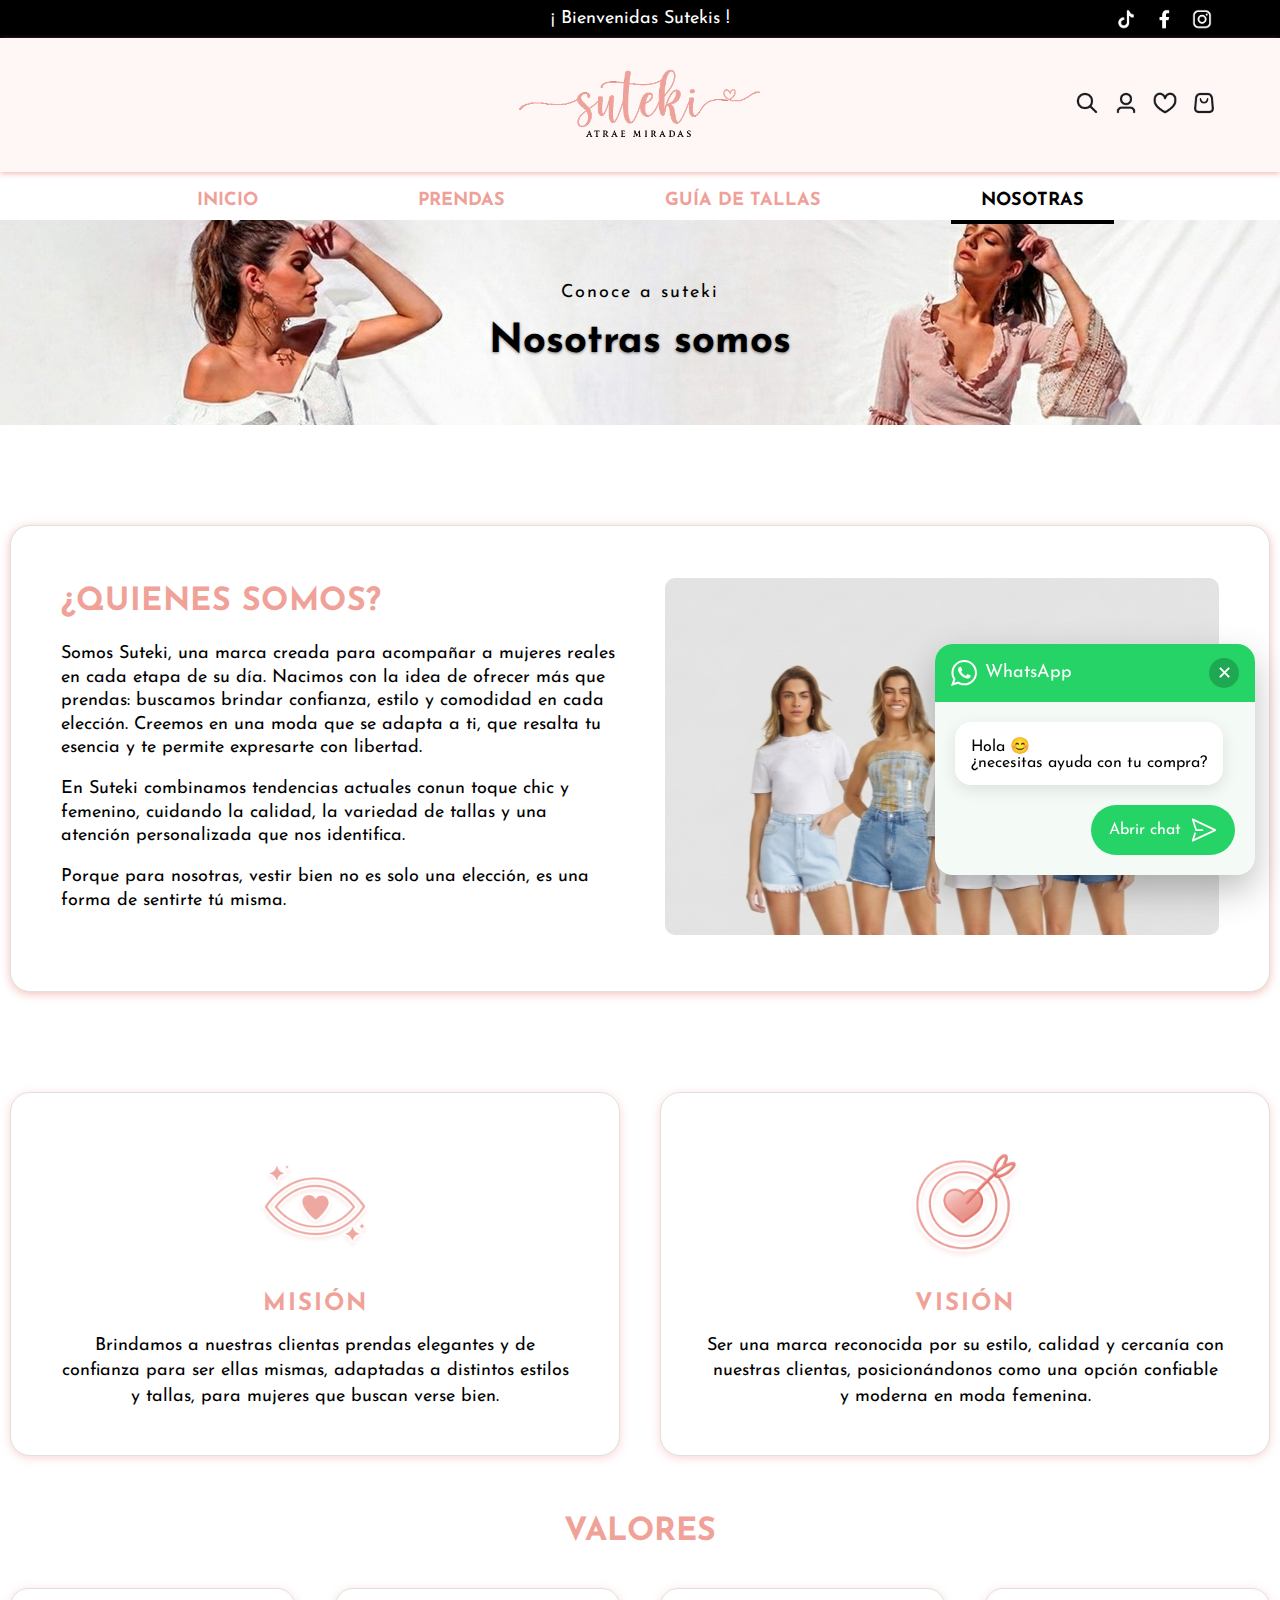
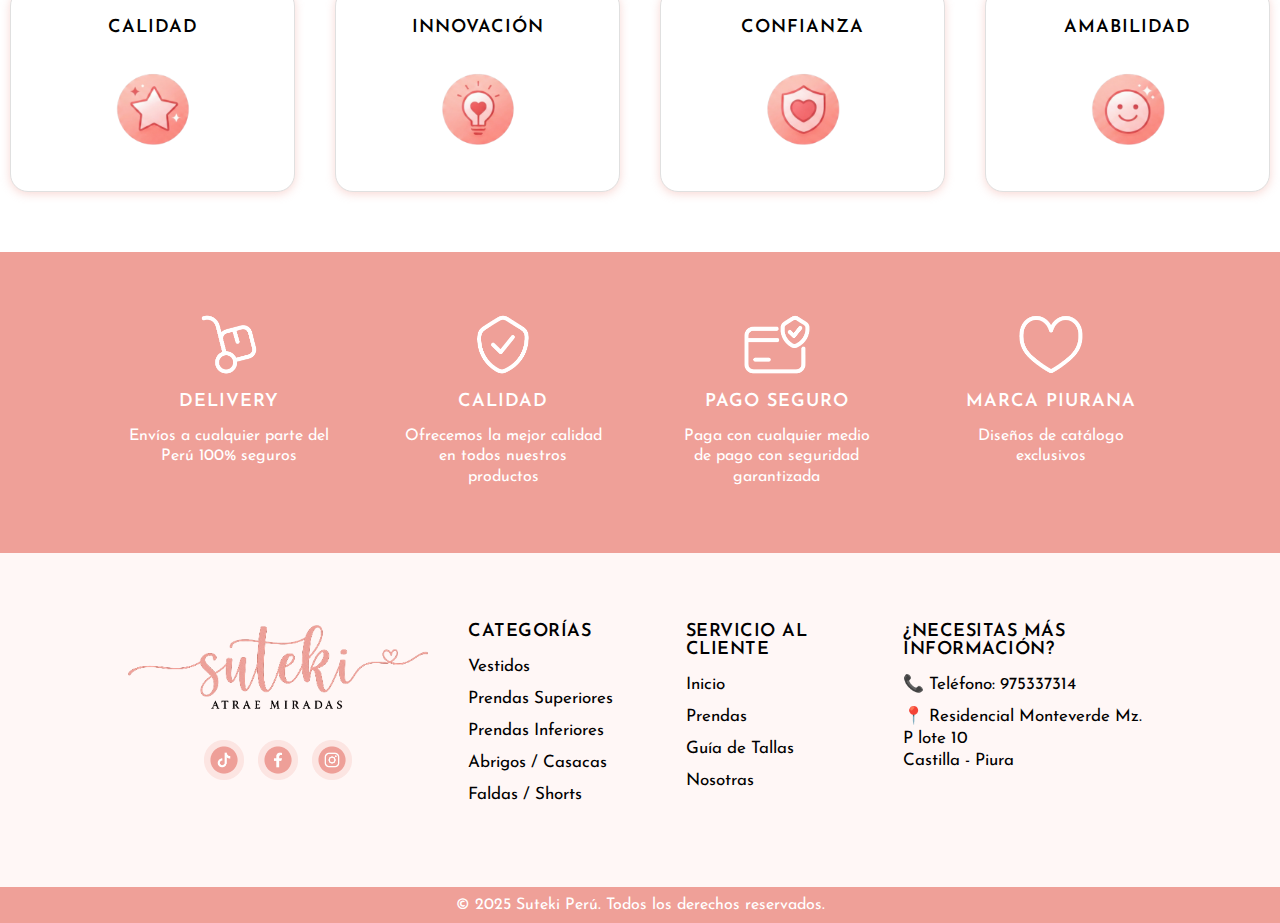
<file: nosotras.html>
<!DOCTYPE html>
<html lang="en">
<head>
    <meta charset="UTF-8">
    <meta name="viewport" content="width=device-width, initial-scale=1.0">
    <title> Suteki | Atrae Miradas  </title>

<!-- Google Fonts -->
 <link rel="preconnect" href="https://fonts.googleapis.com">
    <link rel="preconnect" href="https://fonts.gstatic.com" crossorigin>
    <link href="https://fonts.googleapis.com/css2?family=Josefin+Sans:wght@300;400;500;600;700&display=swap" rel="stylesheet">

<!-- Vinculo a nuestro archivo CSS externo -->
    <link rel="stylesheet" href="css/styles.css">


</head>
<body>
  <header>
<!-- 1. BARRA SUPERIOR (Promoción y Redes Sociales) -->
   <section class="top-bar">

   <!-- Texto de descuento -->  
    <p class="mensaje-bienvenidad">
      ¡ Bienvenidas Sutekis !
    </p>
    
   <!-- Iconos de redes sociales -->
    <nav class="iconos-sociales">
      <ul>
        <li><a href="https://www.tiktok.com/@suteki.peru.20" target="_blank"><img src="ICONOS/tiktok.png" alt="TikTok"></a></li>
        <li><a href="https://www.facebook.com/Suteki.boutique/" target="blank"><img src="ICONOS/facebook.png" alt="Facebook"></a></li>
        <li><a href="https://www.instagram.com/suteki.peru/" target="_blank"><img src="ICONOS/instagram.png" alt="Instagram"></a></li>
      </ul>
    </nav>

   </section>

<!-- 2. CABECERA CENTRAL (Logo y Utilidades) -->
   <section class="cabecera">
    <!-- Icono menú móvil -->
    <div class="menu-icon" onclick="toggleMenu()">☰</div>

    <!-- Logo -->
    <a href="inicio.html" class="logo">
      <img src="IMG/Logo_suteki.png" alt="Logo Suteki">
    </a>

    <!-- Íconos cabecera derecha (Utilidades)-->
    <nav class="iconos-utilidades">
      <ul>
        <li><img src="ICONOS/buscador.png" alt="Buscar"></li>
        <li><img src="ICONOS/cuenta.png" alt="Cuenta"></li>
        <li><img src="ICONOS/corazon.png" alt="Favoritos"></li>
        <li><img src="ICONOS/bolsa_compra.png" alt="Carrito"></li>
      </ul>
    </nav>
   </section>

<!-- 3. MENÚ PRINCIPAL-->
    <nav class="menu" id="menu-principal">
      <ul id="menu-lista">
        <li><a href="index.html">INICIO</a></li>
        <li><a href="vestidos.html">PRENDAS</a></li>
        <li><a href="tallas.html">GUÍA DE TALLAS</a></li>
        <li><a href="nosotras.html"class="active">NOSOTRAS</a></li>
      </ul>
    </nav>
</header>

<!-- 4. SUB_CABECERA-->
<section class="banner-sub">

    <!-- Imagen de banner -->
    <img src="IMG/fondo-nosotros.jpg" alt="Banner Sub" class="imagen-banner">
      
    <div class="texto-banner-sub">
    <p class="hero-subtitle">Conoce a suteki</p>
    <h2>Nosotras somos</h2>
  </div>
</section>

<!-- 5. QUIENES SOMOS-->
<section class="quienes-somos">

  <section class="qs-contenido">

    <!-- COLUMNA TEXTO -->
    <section class="texto-columna">
      <h2>¿QUIENES SOMOS?</h2>
      <p>
        Somos Suteki, una marca creada para acompañar a mujeres reales en cada 
        etapa de su día. Nacimos con la idea de ofrecer más que prendas: 
        buscamos brindar confianza, estilo y comodidad en cada elección. 
        Creemos en una moda que se adapta a ti, que resalta tu esencia y te 
        permite expresarte con libertad.
      </p>
      <p>
        En Suteki combinamos tendencias actuales conun toque chic y femenino, 
        cuidando la calidad, la variedad de tallas y una atención personalizada 
        que nos identifica.
      </p>
      <p>
        Porque para nosotras, vestir bien no es solo una elección, es una forma 
        de sentirte tú misma.
    </section>

    <!-- COLUMNA IMAGEN -->
    <section class="imagen-quienes">
      <img src="IMG/QUIENES SOMOS.png" alt="Conócenos Suteki">
    </section>

  </section>

</section>

  <!-- MISIÓN / VISIÓN -->
<section class="mision-vision">

  <section class="bloque">
    <img src="ICONOS/VISION.png" alt="Misión Suteki" class="icono-mv">
    <h3>MISIÓN</h3>
    <p>
      Brindamos a nuestras clientas prendas elegantes y de confianza para ser ellas mismas,
      adaptadas a distintos estilos y tallas, para mujeres que buscan verse bien.
    </p>
  </section>

  <section class="bloque">
    <img src="ICONOS/MISION.png" alt="Visión Suteki" class="icono-mv">
    <h3>VISIÓN</h3>
    <p>
      Ser una marca reconocida por su estilo, calidad y cercanía con nuestras clientas,
      posicionándonos como una opción confiable y moderna en moda femenina.
    </p>
  </section>

</section>

<!-- VALORES -->
<section class="valores">
  <h3>VALORES</h3>

  <section class="lista-valores">

    <div class="valor-item">
      <span>CALIDAD</span>
      <img src="IMG/icono-calidad.png" alt="Calidad" class="icono-valor">
    </div>

    <div class="valor-item">
      <span>INNOVACIÓN</span>
      <img src="IMG/icono-innovacion.png" alt="Innovación" class="icono-valor">
    </div>

    <div class="valor-item">
      <span>CONFIANZA</span>
      <img src="IMG/icono-confianza.png" alt="Confianza" class="icono-valor">
    </div>

    <div class="valor-item">
      <span>AMABILIDAD</span>
      <img src="IMG/icono-amabilidad.png" alt="Amabilidad" class="icono-valor">
    </div>

  </section>
</section>

<!-- 9. SECCIÓN BENEFICIOS -->
   <section class="beneficios">
      
    <section>
      <img src="ICONOS/delivery.png" alt="Delivery">
      <h2>DELIVERY</h2>
      <p>Envíos a cualquier parte del Perú 100% seguros</p>
    </section>

    <section>
      <img src="ICONOS/calidad.png" alt="Calidad">
      <h2>CALIDAD</h2>
      <p>Ofrecemos la mejor calidad en todos nuestros productos</p>
    </section>

    <section>
      <img src="ICONOS/pago seguro.png" alt="Pago Seguro">
      <h2>PAGO SEGURO</h2>
      <p>Paga con cualquier medio de pago con seguridad garantizada</p>
    </section>

    <section>
      <img src="ICONOS/marca.corazón.png" alt="Marca">
      <h2>MARCA PIURANA</h2>
      <p>Diseños de catálogo exclusivos</p>
    </section>
  
   </section>

<!-- 10. FOOTER -->
   <footer class="footer">

    <section class="footer-column logo-redes-column"> 
        <img src="IMG/Logo_suteki_peque.png" class="logo-footer"alt="Suteki Logo">

      <ul class="redes-list">
        <li><a href="https://www.tiktok.com/@suteki.peru.20"target="_blank"><img src="ICONOS/iconos_tik tok_rosa.png" alt="TikTok"></a></li>
        <li><a href="https://www.facebook.com/Suteki.boutique/"target="_blank"><img src="ICONOS/iconos_facebook_rosa.png" alt="Facebook"></a></li>
        <li><a href="https://www.instagram.com/suteki.peru/"target="_blank"><img src="ICONOS/iconos_instagram_rosa.png" alt="Instagram"></a></li>
      </ul>
    </section>

    <section class="footer-column">
      <h4>CATEGORÍAS</h4>
      <a href="vestidos.html"">Vestidos</a>
      <a href="superiores.html">Prendas Superiores</a>
      <a href="inferiores.html">Prendas Inferiores</a>
      <a href="abrigos.html">Abrigos / Casacas</a>
      <a href="faldas.html">Faldas / Shorts</a>
    </section>

    <section class="footer-column">
      <h4>SERVICIO AL CLIENTE</h4>
      <a href="index.html">Inicio</a>
      <a href="vestidos.html">Prendas</a>
      <a href="tallas.html">Guía de Tallas</a>
      <a href="nosotras.html">Nosotras</a>
    </section>

    <section class="footer-column">
      <h4>¿NECESITAS MÁS INFORMACIÓN?</h4>
      <p>📞 Teléfono: 975337314</p>
      <p>📍 Residencial Monteverde Mz. P lote 10<br>
      Castilla - Piura</p>
    </section>

   </footer>

   <!-- 11. COPYRIGHT  -->
    <section class="copyright">
      <p>© 2025 Suteki Perú. Todos los derechos reservados.</p>
    </section>

<!-- BOTÓN WHATSAPP -->
<div class="whatsapp-widget">

  <div class="whatsapp-header">
    <div class="titulo">
      <img src="ICONOS/whatsapp.svg" alt="WhatsApp">
      <span>WhatsApp</span>
    </div>
    <button class="cerrar-whatsapp">✕</button>
  </div>

  <div class="whatsapp-body">
    <div class="mensaje-chat">
      Hola 😊 <br>
      ¿necesitas ayuda con tu compra?
    </div>

    <a href="https://wa.me/51975337214" target="_blank" class="abrir-chat">
      Abrir chat
      <img src="ICONOS/avion.svg" alt="">
    </a>
  </div>

</div>

<!-- BOTÓN FLOTANTE -->
<div class="whatsapp-fab">
  <img src="ICONOS/whatsapp.svg" alt="WhatsApp">
</div>

    <!-- BOTÓN PARA SUBIR-->
    <button id="btn-subir" aria-label="Subir al inicio">
      ↑
    </button>

<!-- ================= JS ================= -->
<script>
function toggleMenu() {
  document.getElementById("menu-principal").classList.toggle("activo");
}
</script>

<script>
  const btnSubir = document.getElementById("btn-subir");

  window.addEventListener("scroll", () => {
    btnSubir.style.display = window.scrollY > 300 ? "block" : "none";
  });

  btnSubir.addEventListener("click", () => {
    window.scrollTo({
      top: 0,
      behavior: "smooth"
    });
  });
</script> 

<script>
const grid = document.querySelector('.grid-productos');
const puntos = document.querySelectorAll('.punto');
let index = 0;

puntos.forEach((punto, i) => {
  punto.addEventListener('click', () => {
    index = i;
    grid.style.transform = `translateX(-${index * 100}%)`;

    puntos.forEach(p => p.classList.remove('activo'));
    punto.classList.add('activo');
  });
});
</script>

<script>
const widget = document.querySelector(".whatsapp-widget");
const boton = document.querySelector(".whatsapp-fab");
const cerrar = document.querySelector(".cerrar-whatsapp");

/* ABIERTO AL CARGAR */
window.addEventListener("load", () => {
  widget.style.display = "block";
  boton.classList.add("oculto");
});

/* HOVER → SE TRANSFORMA EN WIDGET */
boton.addEventListener("mouseenter", () => {
  widget.style.display = "block";
  boton.classList.add("oculto");
});

/* CERRAR */
cerrar.addEventListener("click", () => {
  widget.style.display = "none";
  boton.classList.remove("oculto");
});
</script>


</body>
</html>
</file>
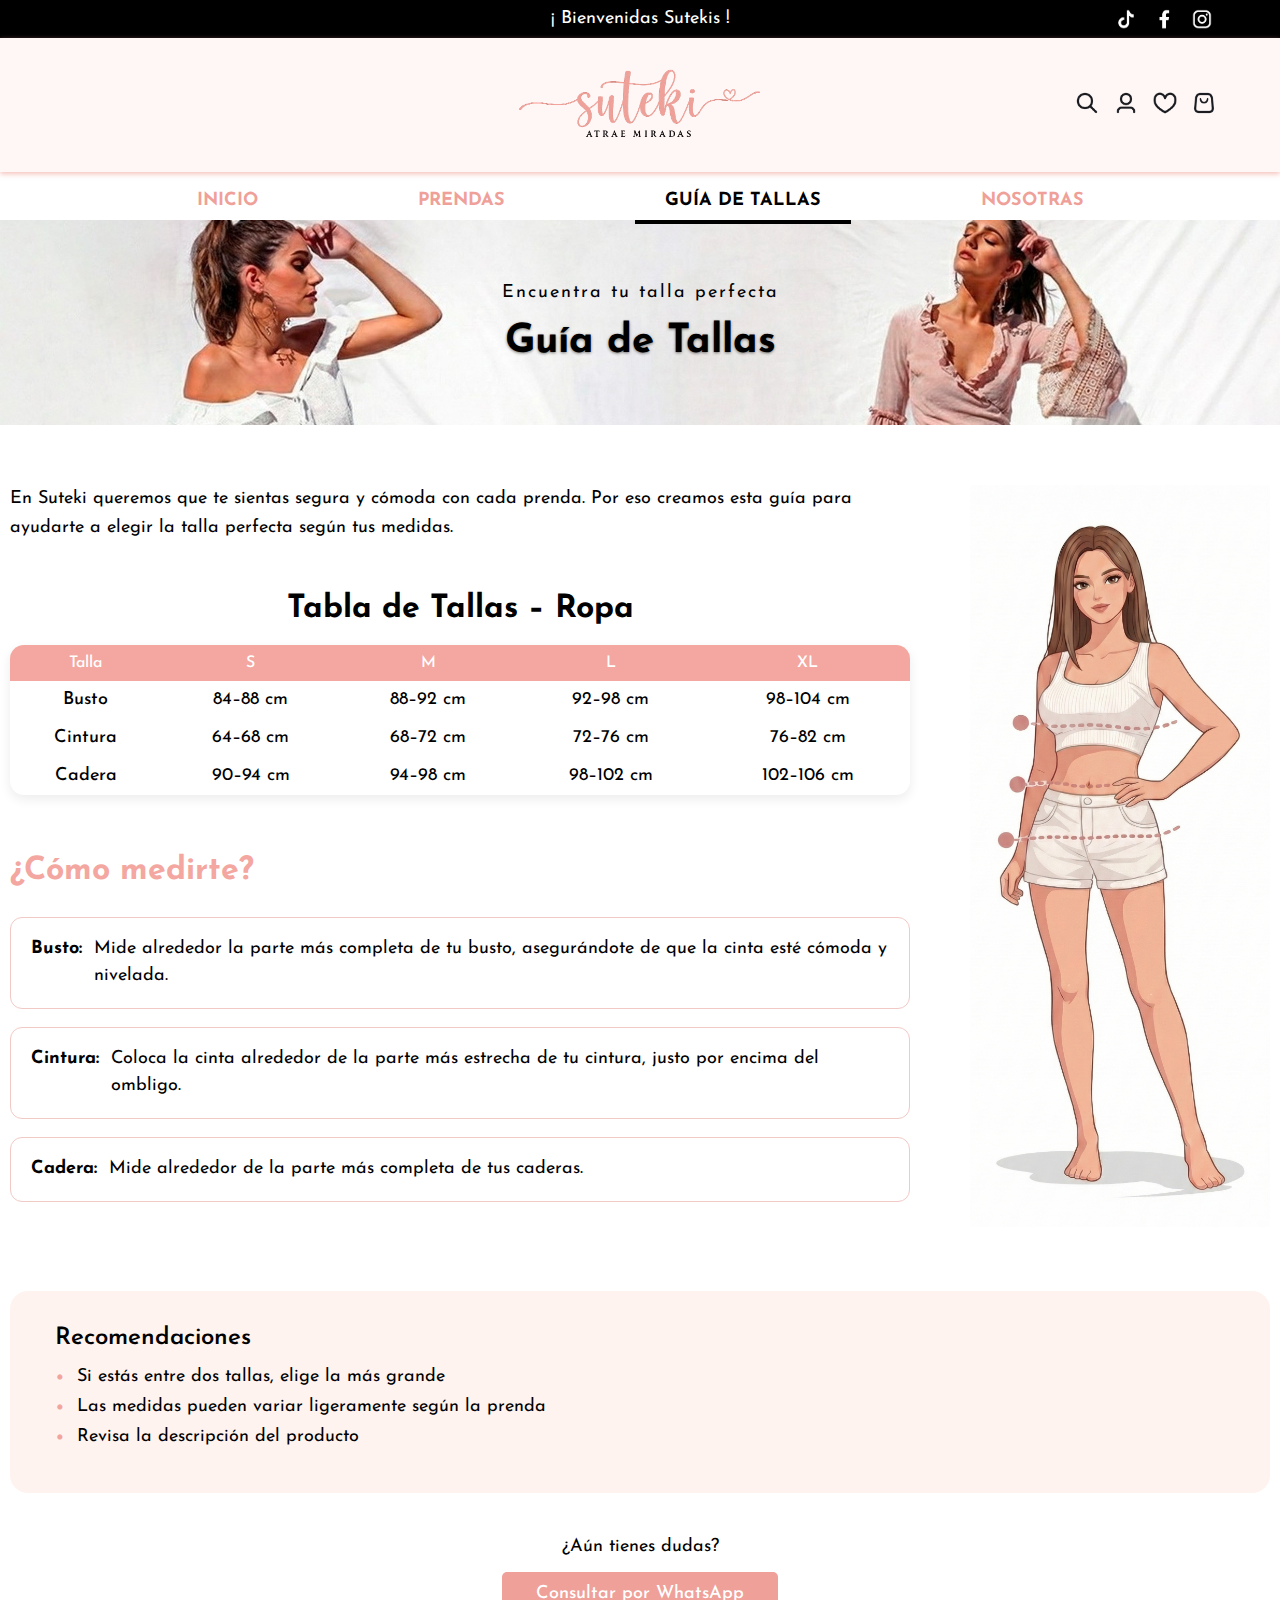
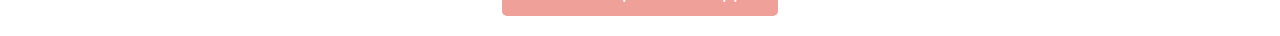
<file: tallas.html>
<!DOCTYPE html>
<html lang="en">
<head>
    <meta charset="UTF-8">
    <meta name="viewport" content="width=device-width, initial-scale=1.0">
    <title> Suteki | Atrae Miradas  </title>

<!-- Google Fonts -->
 <link rel="preconnect" href="https://fonts.googleapis.com">
    <link rel="preconnect" href="https://fonts.gstatic.com" crossorigin>
    <link href="https://fonts.googleapis.com/css2?family=Josefin+Sans:wght@300;400;500;600;700&display=swap" rel="stylesheet">

<!-- Vinculo a nuestro archivo CSS externo -->
    <link rel="stylesheet" href="css/styles.css">


</head>
<body>
  <header>
<!-- 1. BARRA SUPERIOR (Promoción y Redes Sociales) -->
   <section class="top-bar">

   <!-- Texto de descuento -->  
    <p class="mensaje-bienvenidad">
      ¡ Bienvenidas Sutekis !
    </p>
    
   <!-- Iconos de redes sociales -->
    <nav class="iconos-sociales">
      <ul>
        <li><a href="https://www.tiktok.com/@suteki.peru.20" target="_blank"><img src="ICONOS/tiktok.png" alt="TikTok"></a></li>
        <li><a href="https://www.facebook.com/Suteki.boutique/" target="blank"><img src="ICONOS/facebook.png" alt="Facebook"></a></li>
        <li><a href="https://www.instagram.com/suteki.peru/" target="_blank"><img src="ICONOS/instagram.png" alt="Instagram"></a></li>
      </ul>
    </nav>

   </section>

<!-- 2. CABECERA CENTRAL (Logo y Utilidades) -->
   <section class="cabecera">
    <!-- Icono menú móvil -->
    <div class="menu-icon" onclick="toggleMenu()">☰</div>

    <!-- Logo -->
    <a href="inicio.html" class="logo">
      <img src="IMG/Logo_suteki.png" alt="Logo Suteki">
    </a>

    <!-- Íconos cabecera derecha (Utilidades)-->
    <nav class="iconos-utilidades">
      <ul>
        <li><img src="ICONOS/buscador.png" alt="Buscar"></li>
        <li><img src="ICONOS/cuenta.png" alt="Cuenta"></li>
        <li><img src="ICONOS/corazon.png" alt="Favoritos"></li>
        <li><img src="ICONOS/bolsa_compra.png" alt="Carrito"></li>
      </ul>
    </nav>
   </section>

<!-- 3. MENÚ PRINCIPAL-->
    <nav class="menu" id="menu-principal">
      <ul id="menu-lista">
        <li><a href="index.html">INICIO</a></li>
        <li><a href="vestidos.html">PRENDAS</a></li>
        <li><a href="tallas.html"class="active">GUÍA DE TALLAS</a></li>
        <li><a href="nosotras.html">NOSOTRAS</a></li>
    </nav>
</header>

<!-- 4. SUB_CABECERA-->
<section class="banner-sub">

    <!-- Imagen de banner -->
    <img src="IMG/fondo-nosotros.jpg" alt="Banner Sub" class="imagen-banner">
      
    <div class="texto-banner-sub">
    <p class="hero-subtitle">Encuentra tu talla perfecta</p>
    <h2>Guía de Tallas</h2>
  </div>
</section>

<!-- GUÍA DE TALLAS -->
<section class="guia-tallas">

  <div class="guia-contenido">

    <!-- COLUMNA IZQUIERDA -->
    <div class="guia-info">

      <p class="intro">
        En Suteki queremos que te sientas segura y cómoda con cada prenda.
        Por eso creamos esta guía para ayudarte a elegir la talla perfecta según tus medidas.
      </p>

      <h3 class="titulo-tabla">Tabla de Tallas – Ropa</h3>

      <table class="tabla-tallas">
        <thead>
          <tr>
            <th>Talla</th>
            <th>S</th>
            <th>M</th>
            <th>L</th>
            <th>XL</th>
          </tr>
        </thead>
        <tbody>
          <tr>
            <td>Busto</td>
            <td>84–88 cm</td>
            <td>88–92 cm</td>
            <td>92–98 cm</td>
            <td>98–104 cm</td>
          </tr>
          <tr>
            <td>Cintura</td>
            <td>64–68 cm</td>
            <td>68–72 cm</td>
            <td>72–76 cm</td>
            <td>76–82 cm</td>
          </tr>
          <tr>
            <td>Cadera</td>
            <td>90–94 cm</td>
            <td>94–98 cm</td>
            <td>98–102 cm</td>
            <td>102–106 cm</td>
          </tr>
        </tbody>
      </table>

      <h3 class="subtitulo">¿Cómo medirte?</h3>

      <ul class="medidas">
        <li>
          <strong>Busto:</strong> Mide alrededor la parte más completa de tu busto,
          asegurándote de que la cinta esté cómoda y nivelada.
        </li>
        <li>
          <strong>Cintura:</strong> Coloca la cinta alrededor de la parte más estrecha
          de tu cintura, justo por encima del ombligo.
        </li>
        <li>
          <strong>Cadera:</strong> Mide alrededor de la parte más completa de tus caderas.
        </li>
      </ul>

    </div>

    <!-- COLUMNA DERECHA -->
    <div class="guia-imagen">
      <img src="IMG/Cómo medirte Suteki.png" alt="Guía de medidas mujer">
    </div>

  </div>

</section>

<section class="bloque-ayuda">

  <div class="card-recomendaciones">
    <h3>Recomendaciones</h3>
    <ul>
      <li>Si estás entre dos tallas, elige la más grande</li>
      <li>Las medidas pueden variar ligeramente según la prenda</li>
      <li>Revisa la descripción del producto</li>
    </ul>
  </div>

  <div class="cta-dudas">
    <p>¿Aún tienes dudas?</p>
    <a href="https://wa.me/51999999999" class="btn-whatsapp" target="_blank">
      Consultar por WhatsApp
    </a>
  </div>

</section>
</file>
<file: css/styles.css>
/* -------------------------------------------------------------------
   ESTILOS GENERALES
   ------------------------------------------------------------------- */

/* Reset básico: elimina márgenes y paddings por defecto */
* {
  margin: 0px;
  padding: 0;
  box-sizing: border-box;
}

/*Estilos para el body */
body {
  font-family: "Josefin Sans", sans-serif;
  color: #000000;
}

/* Quitar el subrayado de los enlaces */
a {
  text-decoration: none; /* Quitamos el subrayado */
  color: inherit; /* Hereda el color del padre */
}

/* Quitar los estilos predeterminados de lista */
ul {
  list-style: none; /* Quitamos los puntos de la lista */
  padding: 0; /* Aseguramos que las listas no tengan padding por defecto */
  margin: 0;  /* Aseguramos que las listas no tengan margen por defecto */
}

/* -------------------------------------------------------------------
   1. BARRA SUPERIOR (.top-bar) - Promoción y Redes Sociales
   ------------------------------------------------------------------- */

.top-bar {
  background-color: #000000;
  padding: 5px 5%;
  font-size: 18px;
  /* FLEXBOX: Alinear a los extremos */
  display: flex;
  justify-content: space-between;   /* CENTRA el contenido principal */
  align-items: center; /* Centra verticalmente los elementos (texto e iconos) */
}

 /* Texto de oferta */
.mensaje-bienvenidad {
  color: white;
  font-size: 18px;
  position: relative;
  left: 50%;
  transform: translateX(-50%);
}

 /* Iconos de redes sociales */
.iconos-sociales ul{
  list-style: none;
  margin: 0;
  padding: 0;
  /* Hacemos que los elementos de la lista se muestren en línea */
  display: flex;
  align-items: center;
  gap: 10px; 

}

.iconos-sociales img{
  display: block; 
  width: 28px;    /* Tamaño del icono */
  height: 28px;
}

/* --- AQUÍ ESTÁ EL TRUCO DEL COLOR --- */
.iconos-sociales img:hover {
  transform: scale(1.2); /* Zoom */
  /* Este filtro convierte el negro en tu rosado exacto (#efa098) */
  filter: invert(74%) sepia(21%) saturate(962%) hue-rotate(314deg) brightness(101%) contrast(94%);
}

/* =========================
   CÓDIGO: RESPONSIVE
   ========================= */
@media (max-width: 768px) {
    
    .top-bar {
        /* Cambiamos la dirección para que se apilen verticalmente */
        flex-direction: column; 
        gap: 10px; /* Espacio entre el texto y los iconos */
        padding: 10px 5%;
        height: auto; /* Dejamos que la altura se ajuste sola */
    }

    /* Ajustamos el texto para que deje de intentar centrarse a la fuerza */
    .mensaje-bienvenidad {
        position: static; /* Quitamos el relative */
        transform: none;  /* Quitamos el movimiento */
        text-align: center;
        width: 100%;
        font-size: 16px; /* Un poco más pequeño para celular */
        margin-bottom: 5px;
    }

    .iconos-sociales ul {
        justify-content: center; /* Centramos los iconos */
    }
}
/* -------------------------------------------------------------------
   2. CABECERA CENTRAL (Logo y Utilidades)
   ------------------------------------------------------------------- */

.cabecera {
  background-color: #fff7f6;
  box-shadow: 0 2px 5px #efa198a7;
  padding: 30px 5%;
  display: flex;
  justify-content: space-between;   /* Logotipo CENTRADO */
  align-items: center;
}

.logo{
  position: relative;
  left: 50%;
  transform: translateX(-50%);
}

/* Logo (Centro) */
.logo img {
  max-height: 70px; /* Ajusta este valor según el tamaño deseado */
  width: auto;
}

/* Íconos de Utilidad (Derecha) */
.iconos-utilidades ul {
  list-style: none;
  margin: 0;
  padding: 0;
  /* Hacemos que los elementos de la lista se muestren en línea */
  display: flex;
  align-items: center;
  gap: 15px; /* Espacio entre cada ícono */
}

.iconos-utilidades img {
  width: 24px; 
  height: 24px;
  cursor: pointer; /* Indica que son clicables */
}

/* --- AQUÍ ESTÁ EL TRUCO DEL COLOR --- */
.iconos-utilidades img:hover {
  transform: scale(1.1); /* Zoom */
  /* Este filtro convierte el negro en tu rosado exacto (#efa098) */
  filter: invert(74%) sepia(21%) saturate(962%) hue-rotate(314deg) brightness(101%) contrast(94%);
}

/* =========================
   CÓDIGO: RESPONSIVE
   ========================= */
@media (max-width: 768px) {
/* 1. EL CONTENEDOR */
    .cabecera {
        /* Mantenemos fila horizontal para ahorrar altura */
        display: flex;
        flex-direction: row;
        justify-content: space-between;
        /* Reducimos el relleno para que la barra sea delgada */
        padding: 10px 15px;
        /* Quitamos espacios innecesarios */
        gap: 0;
    }

/* 2. EL LOGO (A la izquierda) */
    .logo {
        /* Aseguramos que no ocupe más espacio del necesario */
        flex-shrink: 0;
    }

    .logo img {
        /* Hacemos el logo más pequeño para que entre bien */
        max-height: 60px;
    }

/* 3. LOS ICONOS (A la derecha) */
    .iconos-utilidades ul {
        /* Quitamos márgenes extraños */
        margin-left: 0;
        /* Reducimos el espacio entre iconos para que entren todos */
        gap: 12px;
    }

    .iconos-utilidades img {
        /* Iconos ligeramente más pequeños para móvil */
        width: 20px;
        height: 20px;
    }
}  

/* -------------------------------------------------------------------
   3. MENú PRINCIPAL (Centrado-navegación)
   ------------------------------------------------------------------- */

.menu {
    display: flex;
    justify-content: center;
    gap: 80px;
    padding: 20px 0 10px 0;
    margin-bottom: 0;  /* CLAVE */
    position: relative;
    z-index: 10;
}


.menu ul {
    display: flex;
    justify-content: center; /* Centra el menú en la página */
    gap: 100px; 
}

.menu a {
    text-transform: uppercase; 
    font-size: 18px;
    font-weight: 700; 
    color: #efa098; 
    padding: 30px;
    transition: color 0.3s;
}

.menu a:hover{
    font-size: 18px;
    color: #000000;
    border-bottom: 4px solid #000000;
    padding-bottom: 10px;
    
}
.menu a.active {
    font-size: 18px;
    color:  #000000;
    position: relative;
    z-index: 20;
    border-bottom: 4px solid  #000000;
    padding-bottom: 10px;
}

/* Ocultamos el icono en PC */
.menu-icon { display: none; }

/* =========================
   CÓDIGO: RESPONSIVE
   ========================= */
@media (max-width: 768px) {

    /* --- A. LA CABECERA (El contenedor rosado) --- */
    .cabecera {
        display: flex;
        justify-content: space-between; 
        align-items: center;
        padding: 10px 20px;
        
        /* CORRECCIÓN 1: Necesario para que el logo se centre respecto a esto */
        position: relative; 
        
        /* CORRECCIÓN 2: Le damos una capa alta para que todo lo que salga de aquí (el menú) tape al banner */
        z-index: 50; 
    }

    /* Icono de menú (Izquierda) */
    .menu-icon {
        display: block;
        font-size: 28px;
        cursor: pointer;
        z-index: 10;
    }

    /* --- LOGO (CORRECCIÓN DE CENTRADO) --- */
    .logo {
        /* Lo forzamos a estar en el centro matemático */
        position: absolute;
        left: 50%;
        top: 50%;
        transform: translate(-50%, -50%);
        margin: 0;
        z-index: 1; /* Detrás del menú si se abre */
    }
    .logo img { height: 40px; }


    /* --- B. EL MENÚ DESPLEGABLE (La barra blanca) --- */
    .menu {
        display: none; /* Oculto por defecto */
        position: absolute;
        top: 100%; /* Justo debajo de la cabecera */
        left: 0;
        width: 100%;
        background-color: white;
        
        /* CORRECCIÓN 2: Capa muy alta para estar ADELANTE de la imagen */
        z-index: 100; 
        
        box-shadow: 0 5px 15px rgba(0,0,0,0.2); /* Sombra más fuerte */
    }

    /* Cuando se activa con JS */
    .menu.activado { display: block; }

    /* Estilos de la lista */
    .menu ul { 
        flex-direction: column; 
        gap: 0; 
        padding: 0; 
        margin: 0; 
    }
    .menu a {
        display: block;
        padding: 15px;
        border-bottom: 1px solid #eee;
        text-align: center;
    }
}

/* =========================
   AJUSTE TABLET / PANTALLA MEDIANA
   ========================= */
@media (max-width: 1100px) {

    .menu ul {
        gap: 40px; /* Reducimos espacio */
    }

    .menu a {
        padding: 20px;
        font-size: 16px;
    }
}

/* =========================
   HEADER FIJO (TOP BAR + CABECERA + MENU)
   ========================= */
.header-fixed {
    position: fixed;
    top: 0;
    left: 0;
    width: 100%;
    z-index: 1000;
    background-color: #fff;
}

main {
    padding-top: 260px; /* ajusta si quieres */
}
/* -------------------------------------------------------------------
   4. BANNER PRINCIPAL (Centrado)
   ------------------------------------------------------------------- */
.banner-principal {
  position: relative;
  margin-top: -30px;   /* sube la imagen detrás del menú */
  z-index: 1; 
}

.imagen-banner {
  width: 100%;
  display: block; 
  margin-top: 30px;
}

.texto-banner {
  position: absolute;
  top: 50%;
  left: 50%;
  transform: translate(-50%, -50%);
  color: white;
  
  text-align: center;
}

.hero-title {
  font-weight: 700;
  text-shadow: 2px 2px 20px rgba(0,0,0,0.3);

}

.text-line {
   font-size: clamp(10px, 8vw, 130px);
}

.highlight-box {
  display: block;
  width: fit-content;
  font-size: clamp(50px, 8vw, 150px);
  background: #efa098;
  color: #ffffff;
  padding: 6% 35px 0% 40px ; 
  margin: 20px auto;        /* centra horizontal */
}
 
/* --- BOTÓN "compra" --- */
.btn-compra {
  /* Estilo del botón */
  font-size: clamp(14px, 10vw, 25px);
  display: inline-block;
  padding: 12px 30px;
  /* Color de fondo */
  background: #efa098;
  color: white;
  text-decoration: none;
  font-weight: 0;
  border: none;
  border-radius: 5px;
  margin-top: 30px;
}

.btn-compra:hover {
   /* Sombra para el efecto 3D/degradado sutil */
    box-shadow: 0 4px 6px rgba(0, 0, 0, 0.1); 
    transition:  0.3s ease;
    /* Efecto al pasar el mouse */
    background-color: #000000d8;
}

/* =========================
    RESPONSIVE – BANNER
   ========================= */
@media (max-width: 768px) {

   /* Forzamos al contenedor del banner a pegarse arriba */
    .banner-principal {
        margin-top: 0 !important; /* El !important asegura que nadie lo mueva */
     
    }

    .imagen-banner {
       /* Quitamos el margen extra de la imagen si sobra espacio */
       margin-top: 0;
   }
   
       /* TEXTO GENERAL DEL BANNER */
    .texto-banner {
        padding: 0 2px;
    }


    /* VISTE / ACTITUD */
    .text-line {
        font-size: clamp(30px, 7vw, 130px);
    }

    /* TU (CAJA ROSADA) */
    .highlight-box {
        font-size: clamp(35px, 7vw, 130px);
        padding: 7% 12px 1% 15px;
        margin: 12px auto;
    }
    
    /* BOTÓN */
    .btn-compra {
        font-size: 12px;
        padding: 8px 15px;
        margin-top: 10px;
    }
}

/* -------------------------------------------------------------------
   5. SECCIÓN DE CATEGORÍAS
   ------------------------------------------------------------------- */
.categorias {
  text-align: center;
  margin: 40px auto;
  padding: 40px 10%;
}

.titulo-categorias {
  font-size: 32px;
  letter-spacing: 2px;
  color: #efa098;
  margin-bottom: 50px;
}

/* GRID */
.grid-categorias {
  display: grid;
  grid-template-columns: repeat(5, 1fr);
  gap: 25px;
}

/* ITEM GENERAL */
.categoria-item {
  text-align: center;
}

.categoria-item a {
  text-decoration: none;
  color: inherit;
  display: block;
}

/* CONTENEDOR ROSADO */
.categoria-box {
  background: #fff6f4;
  border: 4px solid #efa098;
  border-radius: 28px;
  padding: 40px 5px;
  transition: all 0.4s cubic-bezier(.4,0,.2,1);
}

/* ICONO */
.categoria-box img {
  width: 200px;
  display: block;
  margin: 0 auto;
  transition: transform 0.4s ease, filter 0.4s ease;
}

/* TEXTO FUERA DEL CONTENEDOR */
.categoria-item figcaption {
  margin-top: 30px;
  font-size: 18px;
  font-weight: 500;
  color: #000;
  transition: color 0.3s ease, transform 0.3s ease;
}

/* HOVER */
.categoria-item a:hover .categoria-box {
  background-color: #efa098;
  transform: translateY(-12px);
  box-shadow: 0 10px 20px rgba(239, 161, 152, 0.45);
}

.categoria-item a:hover img {
  transform: scale(1.15);
  filter: brightness(0) invert(1);
}
/* -------------------------------------------------------------------
   6. CONOCENOS
   ------------------------------------------------------------------- */
/* CONTENEDOR PRINCIPAL */
.conocenos {
  background: #ffffff;
  border: 1px solid #e0e0e0;
  padding: 50px;
  border-radius: 20px;
  box-shadow: 0 2px 10px #efa198a7;
  max-width: 1260px; 
  margin: 40px auto;
}

/* FILA DE DOS COLUMNAS */
.contenido-conocenos {
  max-width: 1200px; /* Ancho máximo para el contenido */
  margin: 0 auto; /* Centrar el contenido dentro de la sección */
  display: flex;
  flex-direction: row;
  align-items: center; /* Centra verticalmente los elementos */
  gap: 30px;
}

/* --- IMAGEN --- */
.imagen-conocenos img {
/* Asegura que la imagen sea responsiva y cubra el contenedor */
  width: 100%;
  border-radius: 5px; /* Bordes redondeados sutiles, opcional */
}

/* --- TEXTO Y TÍTULO (Optimizar) --- */
.texto-columna {
  /* Contenedor para el texto y título si quieres aplicar padding a toda la columna de texto */
  padding: 20px 0;
}

.titulo-conocenos {
  
  color: #efa098;
  font-size: 32px;
  letter-spacing: 2px;
  padding: 15px 0px;
}

.texto-conocenos p {
  font-size: 18px;
  line-height: 1.3;
  margin-bottom: 20px;
  padding: 0px;
  margin-top: 0px;
}

/* --- BOTÓN "Ver más" --- */
.btn-vermas {
  /* Estilo del botón */
  font-size: 18px;
  display: inline-block;
  padding: 10px 25px;
  /* Color de fondo */
  background: #efa098;
  color: white;
  text-decoration: none;
  font-weight: 500;
  border: none;
  border-radius: 5px;

}

.btn-vermas:hover {
   /* Sombra para el efecto 3D/degradado sutil */
    box-shadow: 0 4px 6px rgba(0, 0, 0, 0.1); 
    transition:  0.3s ease;
    /* Efecto al pasar el mouse */
    background-color: #000000;
}

/* -------------------------------------------------------------------
   7. PRODUCTOS DESTACADOS
   ------------------------------------------------------------------- */

.productos-destacados {
  max-width: 1260px;
  margin: 40px auto;
  padding: 40px 0%;
}

/* TÍTULO */
.productos-destacados .titulo {
  text-align: center;
  font-size: 32px;
  letter-spacing: 2px;
  color: #efa098;
  margin-bottom: 50px;
}

/* VIEWPORT (OCULTA DESBORDES) */
.viewport {
  overflow: hidden;
}

/* --- Productos mas vendidos --- */

/* CARRUSEL */
.grid-productos {
  display: flex;
  gap: 50px;
  transition: transform 0.6s ease;
}

/* PRODUCTO */
.producto {
  min-width: calc(25% - 38px); /* 4 visibles */
  text-align: center;
}

/* CONTENEDOR DE IMAGEN */
.producto .img-producto {
  aspect-ratio: 4 / 6;   /* PROPORCIÓN IDEAL PARA ROPA */
  position: relative;
  overflow: hidden;
}

/* IMAGEN */
.producto .img-producto img {
  width: 100%;
  height: 100%;
  object-fit: cover;     /* NO se deforma */
  display: block;
}

/* IMAGEN PRINCIPAL */
.img-principal {
  position: absolute;
  inset: 0;
  opacity: 1;
  transition: opacity 0.4s ease;
}

/* IMAGEN HOVER */
.img-hover {
  position: absolute;
  inset: 0;
  opacity: 0;
  transition: opacity 0.4s ease;
}

/* EFECTO AL PASAR EL CURSOR */
.producto:hover .img-principal {
  opacity: 0;
}

.producto:hover .img-hover {
  opacity: 1;
}

/* NOMBRE PRODUCTO */
.producto .nombre {
  font-size: 16px;
  font-weight: 600;
  padding: 20px 0px;
  margin-bottom: 5px;
  color: #000000;
  text-align: center;
}

.producto .acciones {
  display: flex;
  justify-content: center;
  align-items: center;
  gap: 15px;
}

/* PRECIO */
.producto .precio {
  border: 1px solid #999999;
  padding: 7px 16px;
  font-size: 18px;
  border-radius: 6px;
  color: #000;
  min-width: 140px;
  text-align: center;
}

/* BOTÓN CARRITO */
.producto .btn-carrito {
  background-color: #efa098;
  border: none;
  padding: 6px 14px;
  border-radius: 6px;
  min-width: 140px;
  cursor: pointer;
  align-items: center;
  justify-content: center;
}

.btn-carrito:hover {
    /* Sombra para el efecto 3D/degradado sutil */
    box-shadow: 0 4px 6px rgba(0, 0, 0, 0.1); 
    transition:  0.3s ease;
    /* Efecto al pasar el mouse */
    background-color: #000000;
}

.producto .btn-carrito img {
  width: 18px;
  height: 18px;
}

/* INDICADORES */
.indicadores {
  display: flex;
  justify-content: center;
  gap: 10px;
  margin-top: 40px;
}

.punto {
  width: 10px;
  height: 10px;
  border-radius: 50%;
  background: #cfcfcf;
  cursor: pointer;
}

.punto.activo {
  background: #000;
}

/* -------------------------------------------------------------------
   8. BENEFICIOS
   ------------------------------------------------------------------- */
.beneficios {
  background: #efa098;
  display: grid;
  grid-template-columns: repeat(4, 1fr);
  text-align: center;
  padding: 50px 8%;
  gap: 20px;
  color: white;
}

.beneficios h2{
  font-size: 18px;
  font-weight: 600;
  letter-spacing: 1px;
}

.beneficios p{
  font-size: 16px;
  margin: 15px 10%;
  line-height: 1.3;
}

.beneficios img {
  width: 150px;
  margin-bottom: 2px;
}

/* -------------------------------------------------------------------
   9. FOOTER
   ------------------------------------------------------------------- */
.footer {
  background-color: #fff7f6;
  display: grid;
  grid-template-columns: 1.4fr 1fr 1fr 1.4fr;
  gap: 40px;
  padding: 70px 10%;
}

/* --- Estilos específicos de la columna Logo y Redes --- */
.logo-redes-column {
    display: flex; /* Para controlar la alineación de sus elementos hijos */
    flex-direction: column; /* Coloca los elementos uno debajo del otro */
    align-items: center; /* Centra horizontalmente el contenido de esta columna */
    text-align: center; /* Asegura que cualquier texto dentro se centre */
}

.logo-footer {
  width: 300px; 
  height: auto;
  margin-bottom: 30px;
}

/* --- Estilos para la lista de Redes Sociales --- */
.redes-list { /* Usamos la nueva clase en el <ul> */
  list-style: none;
  display: flex;
  gap: 14px;
  padding: 0;
  margin: 0;
}

/* El resto de los estilos se mantiene igual, pero elimina los duplicados o redundantes: */

.footer-column h4 {
  margin-bottom: 15px;
  font-weight: 600;
  font-size: 18px;
  letter-spacing: 0.5px;
}

.footer-column a,
.footer-column p {
  font-size: 17px;
  color: #000;
  margin-bottom: 10px;
  text-decoration: none;
  display: block;
  line-height: 1.3;
}

.redes-list li {
  display: flex;
}

.redes-list img {
  width: 40px;
  height: 40px;
  transition: transform 0.3s ease;
}

.redes-list img:hover {
  transform: scale(1.08);
}
.footer-column a:hover {
  text-decoration: underline;
}

/* -------------------------------------------------------------------
   10. COPYRIGHT 
   ------------------------------------------------------------------- */
.copyright {
  background: #efa098;
  color: white;
  font-weight: 400;
  text-align: center;
  font-size: 16px;
  padding: 10px;
} 

/* =========================
   WHATSAPP FLOTANTE
   ========================= */
/* CONTENEDOR PRINCIPAL */
.whatsapp-widget {
  position: fixed;
  bottom: 25px;
  right: 25px;
  width: 320px;
  background: #f4faf6;
  border-radius: 18px;
  box-shadow: 0 15px 35px rgba(0,0,0,0.25);
  overflow: hidden;
  display: none;
  animation: aparecer 0.4s ease;
}

/* HEADER */
.whatsapp-header {
  background: #25D366;
  color: white;
  padding: 14px 16px;
  display: flex;
  justify-content: space-between;
  align-items: center;
}

.whatsapp-header img {
  width: 26px;
  margin-right: 8px;
}

.whatsapp-header .titulo {
  display: flex;
  align-items: center;
  font-size: 18px;
}

.cerrar-whatsapp {
  background: rgba(0,0,0,0.2);
  border: none;
  color: white;
  font-size: 18px;
  width: 30px;
  height: 30px;
  border-radius: 50%;
  cursor: pointer;
}

/* CUERPO */
.whatsapp-body {
  padding: 20px;
}

/* MENSAJE */
.mensaje-chat {
  background: white;
  padding: 14px 16px;
  border-radius: 16px;
  box-shadow: 0 5px 16px rgba(0,0,0,0.1);
  font-size: 16px;
  width: fit-content;
  max-width: 100%;
  margin-bottom: 20px;
}

/* BOTÓN ABRIR CHAT */
.abrir-chat {
  background: #25D366;
  color: white;
  text-decoration: none;
  padding: 12px 18px;
  border-radius: 30px;
  margin-bottom: 20px;
  display: inline-flex;
  align-items: center;
  gap: 10px;
  float: right;
  transition: background-color 0.25s ease,
              transform 0.2s ease,
              box-shadow 0.2s ease;
}

.abrir-chat img {
  width: 26px;
}

.abrir-chat:hover {
  background-color: #49d682;
}

.abrir-chat:active {
  transform: scale(0.95);
}

.whatsapp-widget,
.whatsapp-fab {
  z-index: 99999;
}

/* BOTÓN FLOTANTE */
.whatsapp-fab {
  position: fixed;
  bottom: 25px;
  right: 25px;
  width: 60px;
  height: 60px;
  background: #25D366;
  border-radius: 50%;
  display: flex;
  align-items: center;
  justify-content: center;
  box-shadow: 0 8px 20px rgba(0,0,0,0.3);
  cursor: pointer;
  transition: background-color 0.25s ease, transform 0.2s ease;
}

.whatsapp-fab img {
  width: 32px;
}

.oculto {
  display: none !important;
}

/* ANIMACIÓN */
@keyframes aparecer {
  from {
    opacity: 0;
    transform: translateY(20px);
  }
  to {
    opacity: 1;
    transform: translateY(0);
  }
}

/* BOTÓN SUBIR */
#btn-subir {
  position: fixed;
  right: 0px;        
  bottom: 90px;       /* ⬆️ ARRIBA DEL BOTÓN WHATSAPP */
  margin: 25px;
  width: 60px;
  height: 60px;
  border-radius: 50%;
  border: none;

  background-color: #000000;
  color: #fff;
  font-size: 22px;
  font-weight: bold;

  cursor: pointer;
  display: none;

  box-shadow: 0 8px 20px rgba(0,0,0,0.25);
  transition: transform 0.3s ease, opacity 0.3s ease;
  z-index: 999;
}

#btn-subir:hover {
  transform: scale(1.15);
}


/* =========================
   Estilos para la página prendas
   ========================= */
.prendas-layout {
  max-width: 1400px;
  margin: 60px auto;

}

/* =========================
   CATEGORÍAS
========================= */
.prendas-layout .categorias.prendas {
  padding: 50px 0;
  background-color: #ffffff;
}

/* CONTENEDOR DE CATEGORÍAS (SIN SCROLL) */
.prendas-layout .grid-categorias.prendas {
  display: flex;
  flex-wrap: wrap;              /* 👈 BAJA A OTRA FILA */
  gap: 20px;
  align-items: center;
  justify-content: center;      /* CENTRADAS */
  overflow: visible;            /* ❌ SIN DESLIZADOR */
}

/* BOTÓN CATEGORÍA */
.prendas-layout .categoria-item {
  display: flex;
  align-items: center;
  gap: 12px;

  padding: 12px 22px;
  border: 2px solid #efa098;
  border-radius: 30px;

  background-color: #ffffff;
  text-decoration: none;
  white-space: nowrap;
  cursor: pointer;

  box-shadow: 0 4px 10px rgba(0,0,0,0.12);
  transition: all 0.25s ease;
}

/* ICONO */
.prendas-layout .categoria-item img {
  width: 34px;
  height: 34px;
  object-fit: contain;
}

/* TEXTO */
.prendas-layout .categoria-item span {
  font-size: 18px;
  font-weight: 500;
  color: #000000;
}

/* HOVER (SE HUNDE) */
.prendas-layout .categoria-item:hover {
  background-color: #efa098;
  transform: translateY(3px);
  box-shadow: 0 2px 6px rgba(0,0,0,0.2);
}

.prendas-layout .categoria-item:hover span,
.prendas-layout .categoria-item:hover img {
  color: #ffffff;
  filter: brightness(0) invert(1);
}

/* ACTIVO */
.prendas-layout .categoria-item.activo {
  background-color: #efa098;
  transform: translateY(3px);
  box-shadow: 0 2px 6px rgba(0,0,0,0.25);
}

.prendas-layout .categoria-item.activo span {
  color: #ffffff;
}

.prendas-layout .categoria-item.activo img {
  filter: brightness(0) invert(1);
}


/* --------------------
  PRODUCTOS
-------------------- */
.category-section {
  max-width: 1260px;
  margin: 60px auto;
}

/* GRID PRODUCTOS */
.products-row {
  display: grid;
  grid-template-columns: repeat(4, 1fr);
  gap: 50px;
}

/* CARD PRODUCTO */
.producto {
  text-align: center;
  transition: transform 0.3s ease;
}

/* CONTENEDOR IMAGEN */
.producto .img-producto {
  width: 100%;
  aspect-ratio: 4 / 6;
  position: relative;
  overflow: hidden;
}

/* IMAGEN */
.producto .img-producto img {
  width: 100%;
  height: 100%;
  object-fit: cover;
  display: block;
}

/* TEXTO */
.producto .nombre {
  font-weight: 600;
  margin-top: 14px;
  font-size: 16px;
  color: #000000;
}

/* ACCIONES */
.producto .acciones {
  display: flex;
  justify-content: center;
  align-items: center;
  gap: 15px;
  margin-top: 8px;
}

/* PRECIO */
.producto .precio {
  border: 1px solid #999999;
  padding: 7px 16px;
  font-size: 16px;
  border-radius: 6px;
  min-width: 120px;
  color: #000000;
}

/* BOTÓN CARRITO */
.producto .btn-carrito {
  background-color: #efa098;
  border: none;
  padding: 7px 14px;
  border-radius: 6px;
  cursor: pointer;
  transition: 0.3s ease;
}

.producto .btn-carrito:hover {
  background-color: #000000;
  box-shadow: 0 4px 6px rgba(0,0,0,0.15);
}

.producto .btn-carrito img {
  width: 18px;
  height: 18px;
}

/* =====================
   ANIMACIÓN CARRITO
===================== */
.btn-carrito {
  transition: transform 0.2s ease, box-shadow 0.2s ease;
}

/* Estado animado */
.btn-carrito.added {
  transform: scale(1.15);
  box-shadow: 0 6px 14px rgba(0, 0, 0, 0.18);
}

/* Icono animado */
.btn-carrito.added img {
  animation: bounce 0.4s ease;
}

/* Keyframes */
@keyframes bounce {
  0%   { transform: scale(1); }
  30%  { transform: scale(1.3); }
  60%  { transform: scale(0.9); }
  100% { transform: scale(1); }
}


/* =========================
   Estilos para la página NOSOTRAS
   ========================= */

.banner-sub {
  position: relative;
  margin-top: -30px;   /* sube la imagen detrás del menú */
  z-index: 1;
}

/* TEXTO ENCIMA */
.texto-banner-sub {
  position: absolute;
  inset: 0;
  z-index: 2;

  display: flex;
  flex-direction: column;
  justify-content: center;
  align-items: center;

  text-align: center;
  color: #000000;
  padding: 30px;
}

/* SUBTÍTULO */
.hero-subtitle {
  font-size: 18px;
  letter-spacing: 2px;
  margin-bottom: 20px;
}

/* TÍTULO */
.texto-banner-sub h2 {
  font-size: 40px;
  font-weight: 700;
  text-shadow: 0px 1px 3px rgba(0, 0, 0, 0.5);
  letter-spacing: 0,5px;
}

/* -----------------------------------
  QUIENES SOMOS
----------------------------------- */
/* CONTENEDOR */
.quienes-somos {
  background: #ffffff;
  padding: 40px 0%;
  max-width: 1260px;
  margin: 60px auto;
}

/*  CONTENEDOR PRINCIPAL (2 COLUMNAS)  */
.qs-contenido {
  background: #ffffff;
  border: 1px solid #e0e0e0;
  padding: 50px;
  border-radius: 20px;
  box-shadow: 0 2px 10px #efa198a7;

  /* AQUÍ SE CREA LAS 2 COLUMNAS */
  display: flex;
  align-items: center;
  gap: 50px;
}

/* COLUMNA TEXTO */
.texto-columna {
  flex: 1;
  padding: 10px 0;
}
/* TÍTULO */
.qs-contenido h2 {
  color: #f0a198;
  font-size: 32px;
  letter-spacing: 0.5px;
  margin-bottom: 25px;
}

/* TEXTO */
.qs-contenido p {
  color: #000000;
  font-size: 18px;
  line-height: 1.3;
  margin-bottom: 18px;
}

/* COLUMNA IMAGEN */
.imagen-quienes {
  flex: 1;
}

/* IMAGEN */
.imagen-quienes img {
  width: 100%;
  border-radius: 10px;
  object-fit: cover;
}

/* -----------------------------------
   MISIÓN / VISIÓN
----------------------------------- */
.mision-vision {
  max-width: 1260px;
  margin: 60px auto;
  display: flex;
  gap: 40px;
}

/* TARJETAS */
.mision-vision .bloque {
  flex: 1;
  background: #ffffff;
  border: 1px solid #e0e0e0;
  padding: 45px;
  border-radius: 20px;
  box-shadow: 0 2px 10px #efa1986b;

  /* CENTRADO */
  text-align: center;
}

/* ICONOS */
.icono-mv {
  width: 130px;
  margin-bottom: 20px;
}

/* TÍTULOS */
.mision-vision h3 {
  color: #f0a198;
  font-size: 24px;
  letter-spacing: 2px;
  margin-bottom: 18px;
}

/* TEXTO */
.mision-vision p {
  color: #000000;
  font-size: 18px;
  line-height: 1.4;
  margin: 0;
}

/* -----------------------------------
   VALORES
----------------------------------- */
.valores {
  max-width: 1260px;
  margin: 60px auto;
  text-align: center;
}

.valores h3 {
  color: #f0a198;
  font-size: 32px;
  letter-spacing: 0,5px;
  margin-bottom: 40px;
}

/* GRID */
.lista-valores {
  display: grid;
  grid-template-columns: repeat(4, 1fr);
  gap: 40px;
}

/* ITEM */
.valor-item {
  background: #ffffff;
  border: 1px solid #e0e0e0;
  border-radius: 18px;
  padding: 30px 20px;
  box-shadow: 0 2px 10px #efa1986b;

  display: flex;
  flex-direction: column;
  align-items: center;
  gap: 18px;
}

/* TEXTO (PRIMERO) */
.valor-item span {
  font-size: 18px;
  letter-spacing: 1px;
  font-weight: 600;
  color: #000000;
}

/* ICONO (ABAJO) */
.icono-valor {
  width: 80px;
}

/* =========================
   GUÍA DE TALLAS – SUTEKI
   ========================= */

.guia-tallas {
  max-width: 1260px;
  margin: 60px auto;
}

.guia-contenido {
  display: flex;
  align-items: flex-start;
  gap: 60px;
}

/* TEXTO */
.intro {
  font-size: 18px;
  color: #000000;
  line-height: 1.6;
  margin-bottom: 20px;
}

.titulo-tabla {
  text-align: center;
  font-size: 32px;
  margin-bottom: 20px;
  margin-top: 50px;
}

/* TABLA */
.tabla-tallas {
  width: 100%;
  border-collapse: collapse;
  margin-bottom: 30px;
  border-radius: 14px;
  overflow: hidden;
  box-shadow: 0 4px 12px rgba(0,0,0,0.08);
}

.tabla-tallas th {
  background: #f3a7a0;
  color: #fff;
  padding: 10px;
  font-weight: 500;
}

.tabla-tallas td {
  padding: 10px;
  text-align: center;
  font-size: 18px;
}

.tabla-tallas td:first-child {
  font-weight: 500;
}

/* MEDIDAS */
.subtitulo {
  color: #f3a7a0;
  font-size: 32px;
  margin-bottom: 30px;
  margin-top: 60px;   /* separa de la tabla */
}

.medidas {
  margin-top: 10px;
  list-style: none;
  padding: 0;
}

.medidas li {
  display: flex;
  gap: 12px;
  font-size: 18px;
  line-height: 1.5;
  padding: 18px 20px;
  border: 1px solid #f1c9c5;
  border-radius: 12px;
  margin-bottom: 18px;
  background: transparent; /* sin fondo */
}

.medidas li:hover {
  border-color: #efa098;
  transform: translateY(-2px);
  transition: 0.3s ease;
} 

.medidas span {
  background: #f3a7a0;
  color: #fff;
  width: 32px;
  height: 32px;
  border-radius: 50%;
  display: flex;
  align-items: center;
  justify-content: center;
  font-size: 18px;
}

/* IMAGEN */
.guia-imagen img {
  max-width: 300px;
  height: auto;
}

/* CAJA RECOMENDACIONES */
.bloque-ayuda {
  max-width: 1260px;
  margin: 20px auto;
}

/* CARD PRINCIPAL */
.card-recomendaciones {
  background-color: #fff3ef;
  border-radius: 18px;
  padding: 35px 45px;
}

/* TÍTULO */
.card-recomendaciones h3 {
  font-size: 24px;
  font-weight: 600;
  margin-bottom: 18px;
}

/* LISTA */
.card-recomendaciones ul {
  list-style: none;
  margin: 0;
  padding: 0;
}

.card-recomendaciones li {
  font-size: 18px;
  margin-bottom: 12px;
  padding-left: 22px;
  position: relative;
}

/* PUNTO DECORATIVO */
.card-recomendaciones li::before {
  content: "•";
  position: absolute;
  left: 0;
  color: #f2a59c;
  font-size: 20px;
  line-height: 1;
}

/* CTA */
.cta-dudas {
  margin-top: 45px;
  text-align: center;
}

.cta-dudas p {
  font-size: 18px;
  margin-bottom: 16px;
}

/* BOTÓN WHATSAPP */
.btn-whatsapp{
  /* Estilo del botón */
  font-size: 18px;
  display: inline-block;
  padding: 13px 34px;
  /* Color de fondo */
  background: #efa098;
  color: white;
  text-decoration: none;
  font-weight: 500;
  border: none;
  border-radius: 5px;
}

.btn-whatsapp:hover {
   /* Sombra para el efecto 3D/degradado sutil */
    box-shadow: 0 4px 6px rgba(0, 0, 0, 0.1); 
    transition:  0.3s ease;
    /* Efecto al pasar el mouse */
    background-color: #000000d8;
}
</file>
